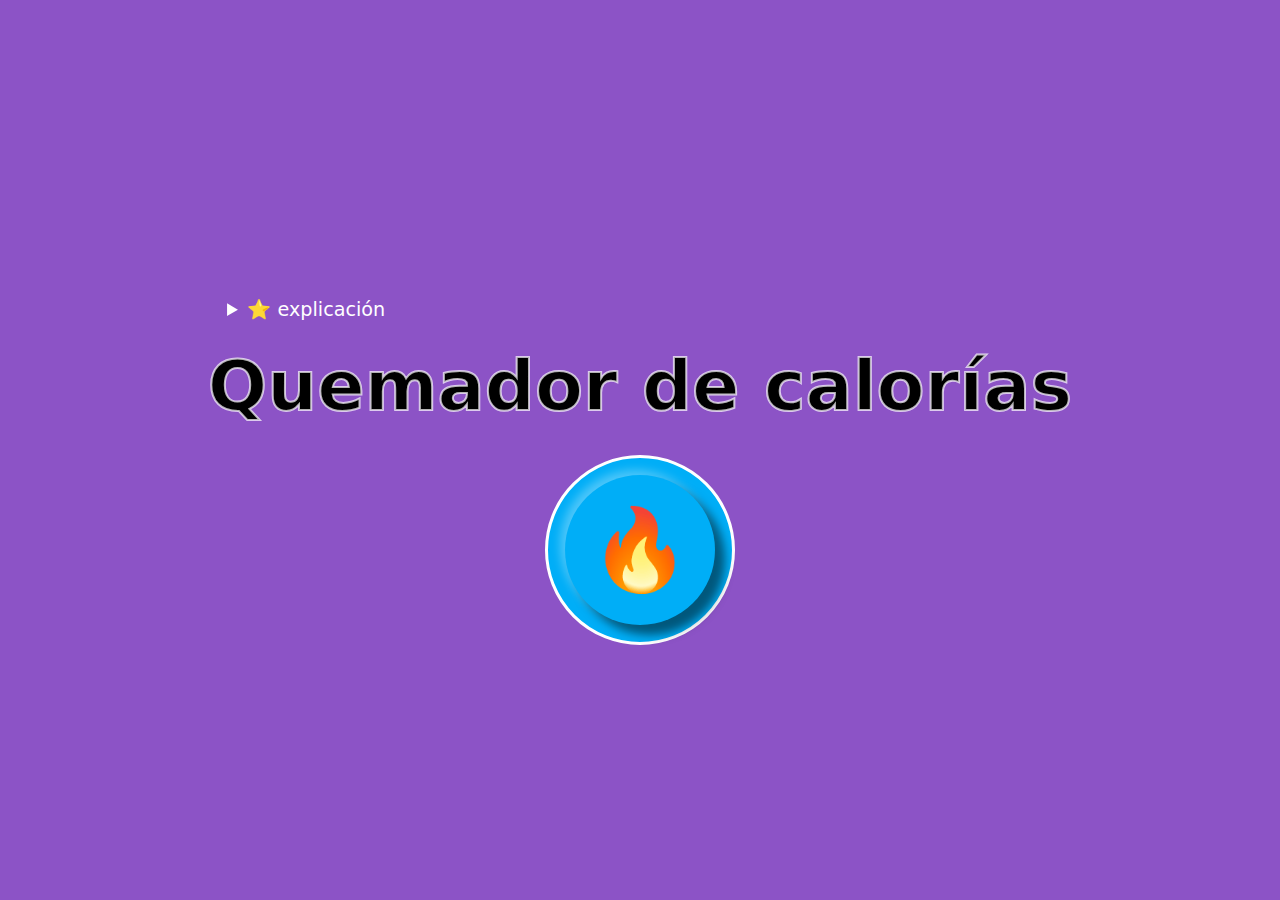
<file: aplicacion_calorias/index.html>
<!DOCTYPE html>
<html lang="en">

<head>
    <meta charset="UTF-8">
    <meta name="viewport" content="width=device-width, initial-scale=1.0">
    <link rel="stylesheet" href="css/styles.css">
    <title>Quemador de Calorías</title>
</head>

<body>
    <main>
        <div class="wrapper">
            <details>
                <summary>
                    ⭐️ explicación
                </summary>
                <p>El libro, Convert Anything to Calories, llegó a la conclusión de que, en promedio, una persona con un
                    dedo
                    indice
                    de
                    10.8 cm^3 y de 11.7 gramos necesitará muuuchos clicks para conservar la línea. Se requieren 16.7
                    micromoles de
                    adenosín
                    trifosfato (la molécula que transporta energía entre las células) para mover un gramo del cuerpo por
                    un
                    segundo,
                    y
                    como
                    hay 7.3 calorías en un mol (la medida de cantidad de una sustancia) de adenosín trifosfato, en
                    teoría, cada
                    click
                    del
                    mouse debería quemar 1.42 calorías. Aunque el cálculo asume el movimiento de todo el músculo, por lo
                    que la
                    cantidad
                    real puede variar un poco.</p>
                <p>Pero resulta que es sábado y tienes hambre. treinta minutos después te llega una pizza (1,835kCal)
                    con una
                    coca
                    (97kCal), tendrías que hacer 1,360,563 clicks para quemar la cena. Y cómo es sábado seguramente
                    involucrará
                    unas cuantas
                    bebidas alcohólicas: en un Gin & Tonic (120kCal) hay 84,507 clicks, y 131,690.14 por cada cerveza
                    que
                    consumas. En otras
                    palabras, con 427 clicks en promedio por día, la computadora no es un buen ejercicio.
                </p>
            </details>
            <h1>Quemador de calorías</h1>
            <p class="result" id="result"></p>
            <p class="result" id="fault"></p>
            <button id="burn" class="burn">🔥</button>
        </div>
    </main>

    <script type="module" src="./js/app.js"></script>
</body>

</html>
</file>
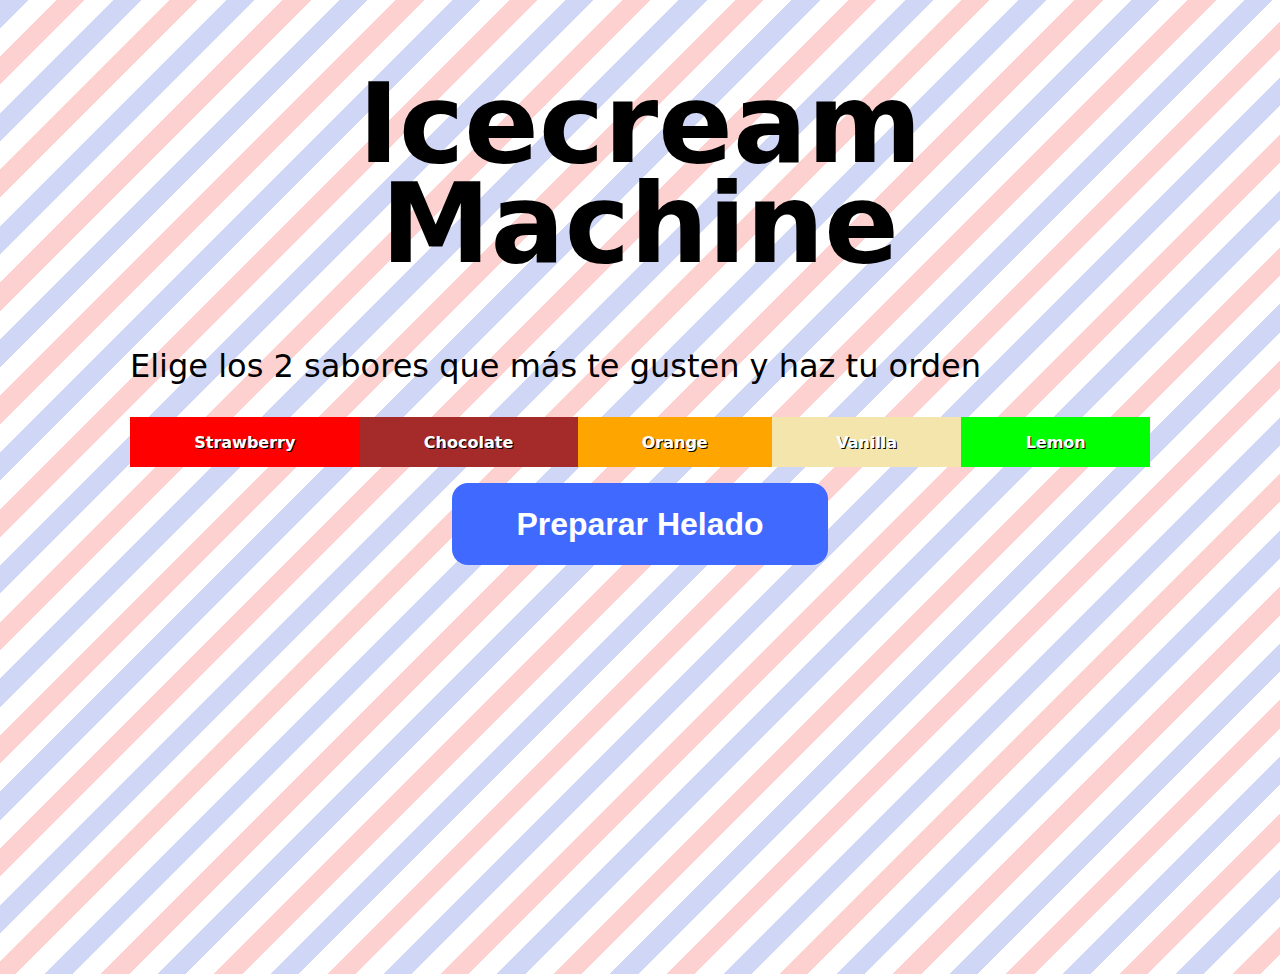
<file: default_params/index.html>
<!DOCTYPE html>
<html lang="en">

<head>
  <meta charset="UTF-8">
  <meta name="viewport" content="width=device-width, initial-scale=1.0">
  <title>Paramater Defaults</title>
  <link rel="stylesheet" href="css/styles.css">
</head>

<body>
  <main class="wrapper">
    <h1>Icecream Machine</h1>
    <p>Elige los 2 sabores que más te gusten y haz tu orden</p>
    <div class="icrecream-grid">
      <div class="flavor" data-flavor="strawberry"></div>
      <div class="flavor" data-flavor="chocolate"></div>
      <div class="flavor" data-flavor="orange"></div>
      <div class="flavor" data-flavor="vanilla"></div>
      <div class="flavor" data-flavor="lemon"></div>
    </div>
    <button id="btn" class="button">Preparar Helado</button>
  </main>

  <script type="module" src="./js/app.js"></script>
</body>

</html>
</file>
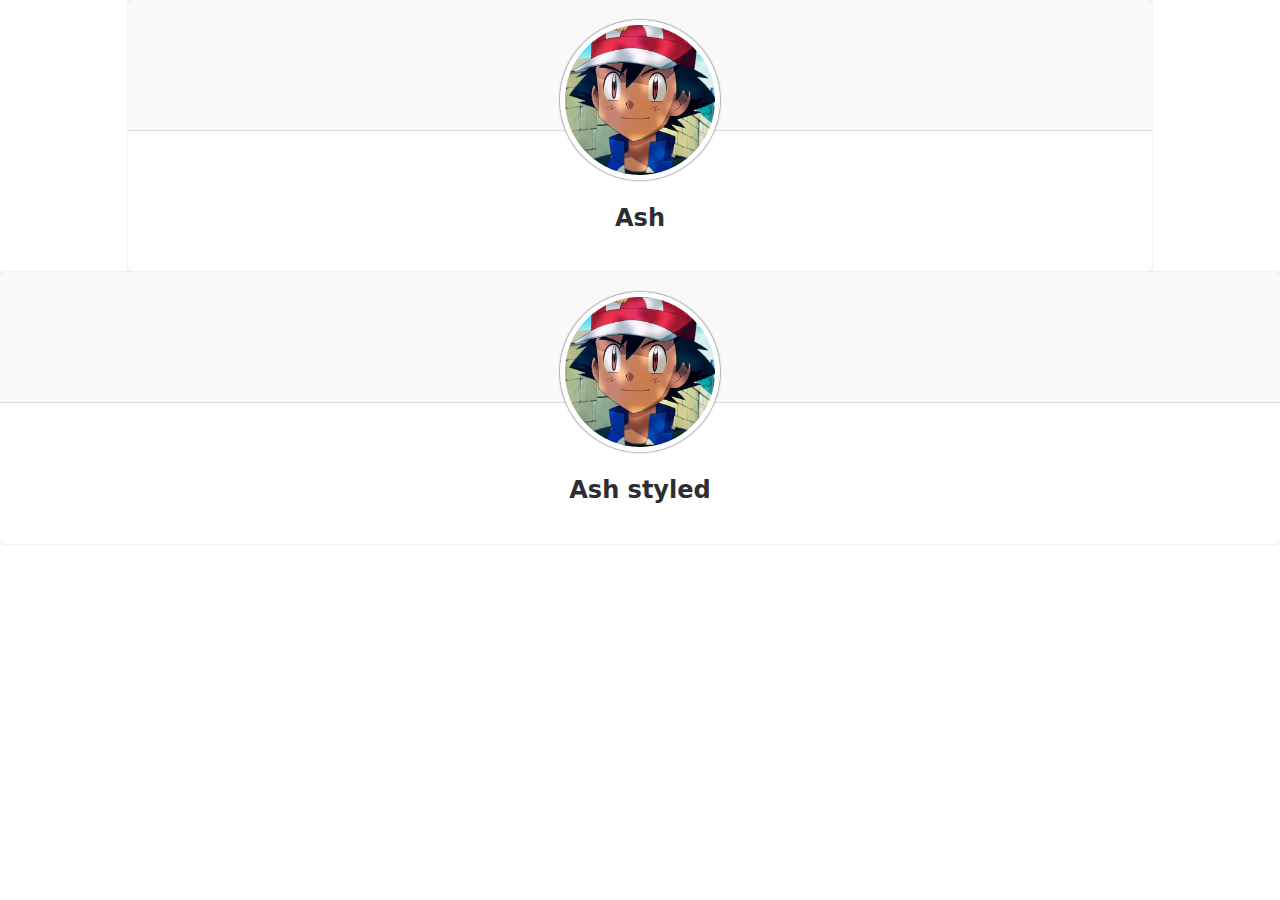
<file: react/index.html>
<!DOCTYPE html>
<html lang="en">
<head>
    <meta charset="UTF-8">
    <meta name="viewport" content="width=device-width, initial-scale=1.0">
    <link rel="stylesheet" href="./styles.css">
    <title>React</title>
</head>
<body>
    <div id="root"></div>
    <script src="./index.js" type="module"></script>
    
</body>
</html>
</file>
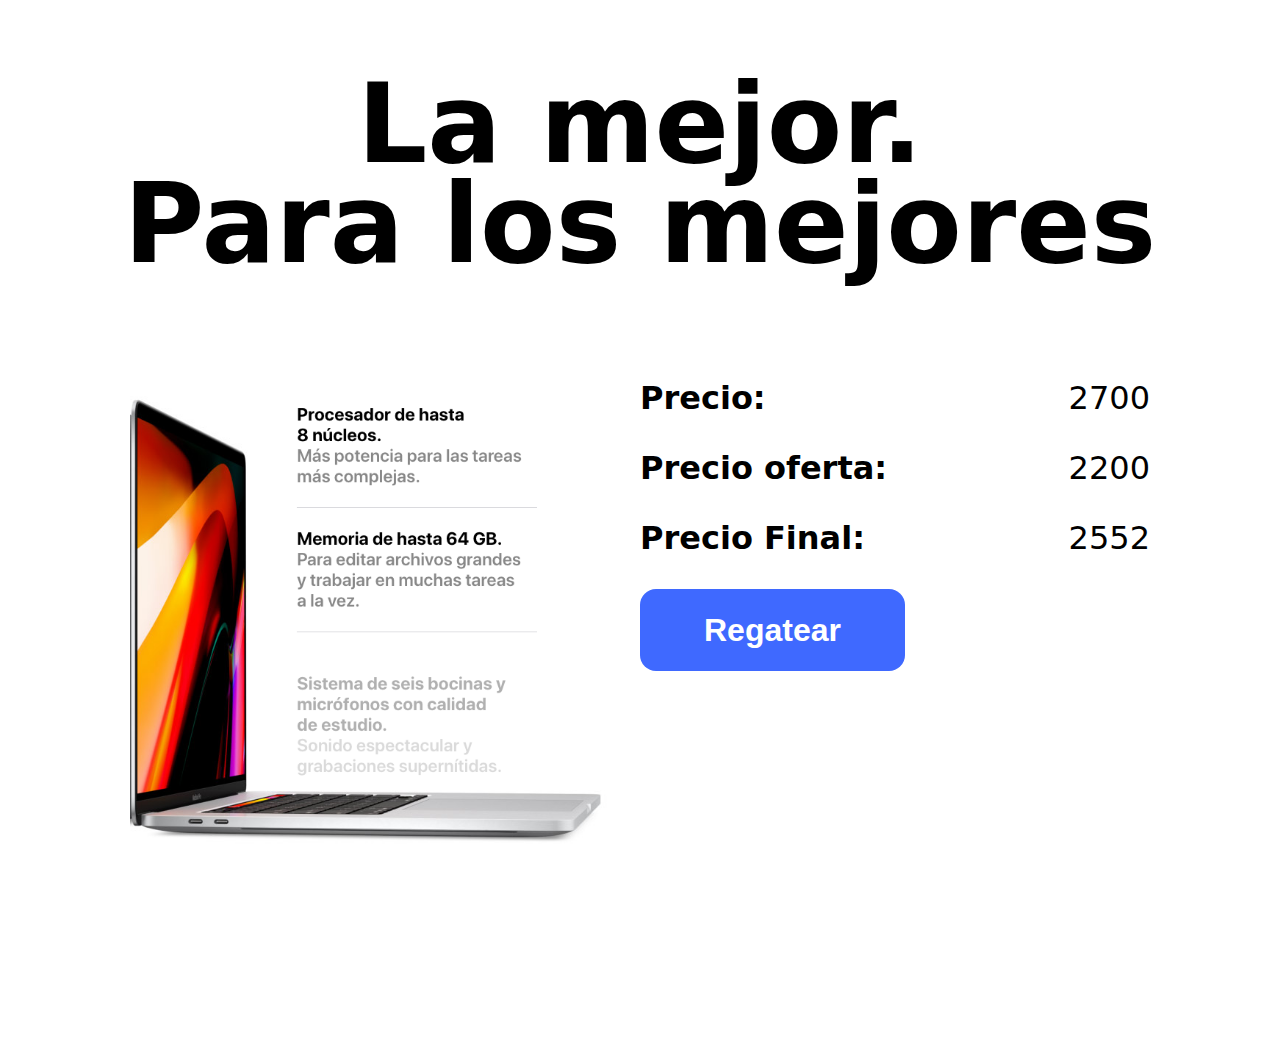
<file: shorthand_property_names/index.html>
<!DOCTYPE html>
<html lang="en">

<head>
  <meta charset="UTF-8">
  <meta name="viewport" content="width=device-width, initial-scale=1.0">
  <title>ShortHand Property Names</title>
  <link rel="stylesheet" href="css/styles.css">
</head>

<body>
  <main>
    <h1>
      La mejor. <br>
      Para los mejores
    </h1>
    <div class="hero">
      <div class="wrapper">
        <div class="hero-content">
          <div class="mac"></div>
          <div class="app">
            <p>
              <strong>
                Precio:
              </strong>
              <span id="price">-</span>
            </p>
            <p>
              <strong>
                Precio oferta:
              </strong>
              <span id="offer">-</span>
            </p>
            <p>
              <strong>
                Precio Final:
              </strong>
              <span id="final-price">-</span>
            </p>
            <button class="button" id="make-offer">Regatear</button>
          </div>
        </div>
      </div>
    </div>
  </main>

  <script>
    const price = 2700
    const macbook = {
      price,
      // getPrice: function() {

      // },
      get finalPrice() {
        return this.price * 1.16
      },
      set offer(offer) {
        this.price -= offer
      },
      getPrice() {
        console.log(this.price)
      },
      *discount(offer) {
        let price = this.finalPrice
        while (true) {
          yield price -= offer
        }
      }
    }

    window.price.textContent = macbook.price
    macbook.offer = 500
    window.offer.textContent = macbook.price
    window['final-price'].textContent = macbook.finalPrice

    const makeAnOffer = macbook.discount(15)
    window['make-offer'].addEventListener('click', () => {
      window['final-price'].textContent = makeAnOffer.next().value
    });
  </script>
</body>

</html>
</file>
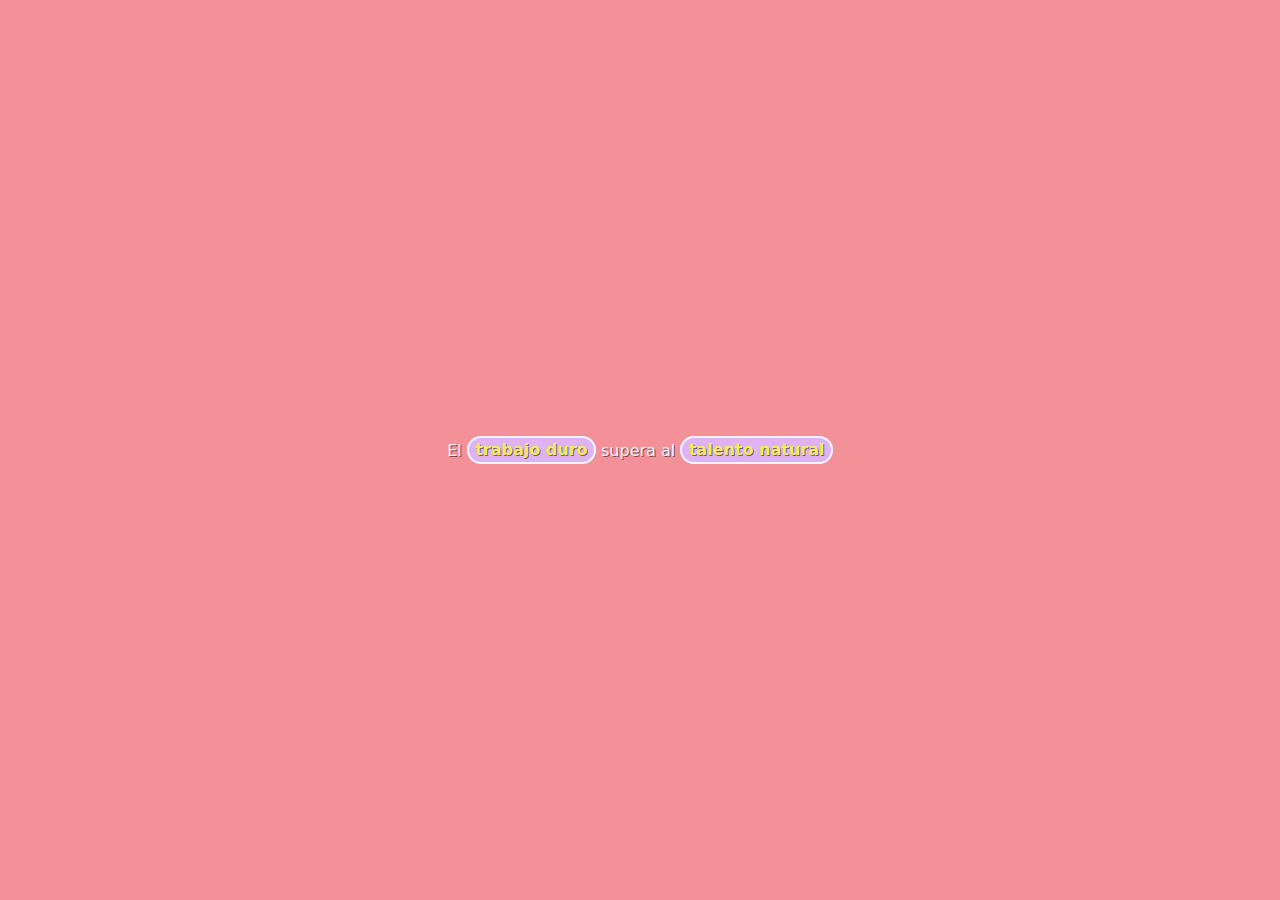
<file: tagged_templates/index.html>
<!DOCTYPE html>
<html lang="en">
<head>
    <meta charset="UTF-8">
    <meta name="viewport" content="width=device-width, initial-scale=1.0">
    <title>Tagged Templates</title>
    <style>
        body{
            display: flex;
            margin: 0;
            height: 100vh;
            justify-content: center;
            align-items: center;
            font-family: system-ui;
            background-color: #f49097;
            color: #f2f5ff;
            font-size: 1em;
            text-shadow: 1px 1px rgba(0,0, 0, .5);
        }
        strong{
            color: #f5e960;
            padding: .15em .4em;
            background: #dfb2f4;
            border-radius: 20px;
            border: 2px solid #f2f5ff;

        }
    </style>
</head>
<body>
    <p>El trabajo duro, supera al talento natural</p>
<script>
    function taggedTamplat (strings, ... dynamicValues){
        let newContent = "";
        strings.forEach((string, index) => {
            let strong = ''
            strong = dynamicValues[index] ? `<strong>${dynamicValues[index]}</strong>` : ''
            newContent += `${string} ${strong}` 
        });
        return `<p>${newContent}</p>`;
    }
    const message = taggedTamplat`El ${"trabajo duro"} supera al ${"talento natural"}`
    document.body.innerHTML = message;
</script>

</body>
</html>
</file>
<file: aplicacion_calorias/css/styles.css>
body {
    margin: 0;
    font-family: system-ui, Helvetica, sans-serif;
    background-color: white;
    text-align: center;
    display: flex;
    align-items: center;
    justify-content: center;
    min-height: 100vh;
    background: #8c53c6;
  }
  .wrapper {
    max-width: 1020px;
    margin: auto;
  }
  h1 {
    font-size: 70px;
    margin: 0;
    /* line-height: 100px; */
    -webkit-text-stroke: 2px rgba(255,255,255,.7);
  }
  p {
    max-width: 32em;
    margin: 1em auto;
  }
  .burn {
    color: white;
    background: #00aef7;
    border: none;
    font-size: 5em;
    line-height: 0;
    border-radius: 50%;
    font-weight: bold;
    cursor: pointer;
    width: 150px;
    height: 150px;
    outline: 0;
    box-shadow: 10px 10px 10px 0 rgba(0,0,0,.5), -5px -5px 10px 0 rgba(255,255,255,.3);
    position: relative;
  }
  details {
    text-align: left;
    color: white;
    padding: 1em;
    cursor: pointer;
    line-height: 1.6;
    font-size: 1.2em;
  }
  .burn:before {
    border: 3px solid white;
    content: '';
    background-color: #00aef7;
    z-index: -1;
    position: absolute;
    left: -20px;
    top: -20px;
    bottom: -20px;
    right: -20px;
    border-radius: 50%;
  }
  
  .burn:active {
    box-shadow: inset 10px 10px 10px 0 rgba(0,0,0,.5), inset -10px -10px 10px 0 rgba(255,255,255,.3);
  }
  
  .result {
    font-size: 3em;
    color: white;
    text-shadow: 5px 2px 0 red;
  }
</file>
<file: default_params/css/styles.css>
body {
    margin: 0;
    font-family: system-ui, Helvetica, sans-serif;
    background-color: white;
    text-align: center;
    min-height: 100vh;
    background: repeating-linear-gradient(-225deg, #d0d6f6, #d0d6f6 20px, white 20px, white 40px,#fdd1d0 40px, #fdd1d0 60px, white 60px, white 80px);
  }
  .wrapper {
    max-width: 1020px;
    margin: auto;
  }
  /* #d0d6f6
  white
  #d1d9fd */
  h1 {
    font-size: 110px;
    line-height: 100px;
  }
  
  .hero-content {
    display: flex;
    /* border: 1px solid red; */
  }
  .app {
    flex: 1;
    flex-direction: column;
    justify-content: center;
    /* align-items: center; */
    font-size: 2em;
    text-align: left;
  }
  p {
    display: flex;
    justify-content: space-between;
    font-size: 2em;
  }
  .mac {
    height: 700px;
    flex: 1;
    background: url('../images/mac.png') center top no-repeat;
    background-size: contain;
  }
  
  .button {
    color: white;
    background: #3f69ff;
    border: none;
    font-size: 2em;
    padding: .7em 2em;
    border-radius: .5em;
    font-weight: bold;
    cursor: pointer;
  }
  
  
  .icrecream-grid {
    display: grid;
    grid-template-columns: auto-fit;
    grid-auto-flow: column;
    margin-bottom: 1em;
  }
  
  .icrecream-grid .flavor {
    height: 50px;
  }
  .flavor {
    transition: .3s;
    cursor: pointer;
    display: flex;
    align-items: center;
    justify-content: center;
    text-transform: capitalize;
    box-sizing: border-box;
  }
  .flavor.is-active {
    border: 5px dashed greenyellow;
  }
  .flavor:hover {
    z-index: 1;
    transform: scale(1.2);
  }
  .flavor:before {
    content: attr(data-flavor);
    color: white;
    font-weight: bold;
    text-shadow: 1px 1px 0 black;
  }
  
  [data-flavor="strawberry"] {
    background: red;
  }
  [data-flavor="chocolate"] {
    background: brown;
  }
  [data-flavor="vanilla"] {
    background: #f3e5ab;
  }
  [data-flavor="orange"] {
    background: orange;
  }
  [data-flavor="lemon"] {
    background: lime;
  }
</file>
<file: react/styles.css>
body {
    margin: 0;
    font-family: system-ui;
    color: #2c2e31;
  }
  
  .wrapper {
    max-width: 1024px;
    width: 100%;
    margin: 0 auto;
  }
  
  .user {
    background-image: linear-gradient(to bottom, #f9f9f9 0%, #f9f9f9 130px,rgba(0,0,0,.15) 130px, rgba(0,0,0,.15) 131px, white 131px, white 100%);
    text-align: center;
    overflow: hidden;
    padding: 20px;
    font-family: system-ui;
    border-radius: .3rem;
    box-shadow: 0 0 1px rgba(0,0,0,.5);
    cursor: pointer;
    user-select: none;
  }
  
  .user img {
    max-width: 150px;
    border-radius: 50%;
    border: 5px solid white;
    box-shadow: 0 0 2px black;
  }
</file>
<file: shorthand_property_names/css/styles.css>
body {
    margin: 0;
    font-family: system-ui, Helvetica, sans-serif;
    background-color: white;
    text-align: center;
  }
  .wrapper {
    max-width: 1020px;
    margin: auto;
    padding: 0 2em;
  }
  h1 {
    font-size: 110px;
    line-height: 100px;
  }
  
  .hero-content {
    display: flex;
    /* border: 1px solid red; */
  }
  .app {
    flex: 1;
    flex-direction: column;
    justify-content: center;
    /* align-items: center; */
    font-size: 2em;
    text-align: left;
  }
  p {
    display: flex;
    justify-content: space-between;
  }
  .mac {
    height: 700px;
    flex: 1;
    background: url('../images/mac.png') center top no-repeat;
    background-size: contain;
  }
  
  .button {
    color: white;
    background: #3f69ff;
    border: none;
    font-size: 1em;
    padding: .7em 2em;
    border-radius: .5em;
    font-weight: bold;
    cursor: pointer;
  }
</file>
